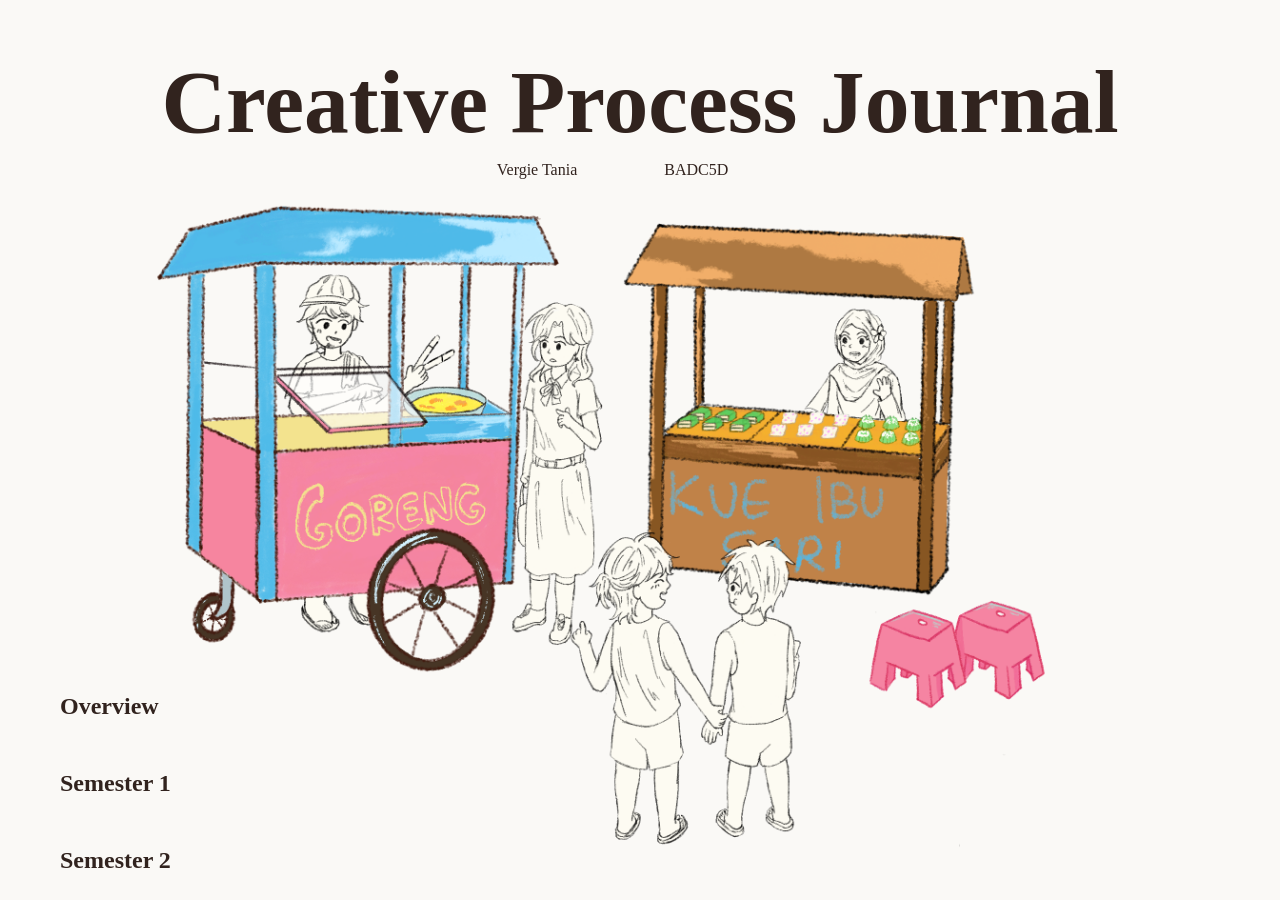
<file: index.html>
<!DOCTYPE html>
<html>
    <head>
        <title>Vergie Tania Creative Journal</title>
        <link href="css/style.css" rel="stylesheet">
    </head>

    <body>
        <header>

        </header>
        <main>
           <div class="title-block">
    <h1>Creative Process Journal</h1>
    <div class="box author-name">Vergie Tania</div>
    <div class="box class-name">BADC5D</div>
</div>
            <section class="drawing">
                <img src="people.png" width="800px">
            </section>

            <section class="container">
     <h2 class="toggle" data-target="overview-chat">Overview</h2>
   <div class="chat-box" id="overview-chat">
    <p>The project is called Rupa Rasa, where I will dive deeper into Indonesian traditional snacks.</p>
    <p>The name Rupa means appearance or form and Rasa means taste. Together, they mean form and taste.</p>
    <p>In this journal, I will explore and experiment with different outcomes to highlight that traditional snacks are the main star of the meal.</p>
</div>
       
     <h2 class="toggle" data-target="sem1-chat">Semester 1</h2>
     <div class="chat-box" id="sem1-chat">
    <a href="Week1.html">Week 1</a>
    <a href="Week2.html">Week 2</a>
    <a href="Week3.html">Week 3</a>
    <a href="Week4.html">Week 4</a>
    <a href="Week5.html">Week 5</a>
    <a href="Week6.html">Week 6</a>
    <a href="Week7.html">Week 7</a>
    <a href="Week8.html">Week 8</a>
    <a href="Week9&10.html">Week 9&10</a>
    <a href="Week11&12.html">Week 11&12</a>
    <a href="Week13&14.html">Week 13&14</a>
    <hr>
     </div>

     <h2 class="toggle" data-target="sem2-chat">Semester 2</h2>
     <div class="chat-box" id="sem2-chat">
         <p></p>
     </div>
  
</div>
</section>

            </main>
        
      <script>
    const toggles = document.querySelectorAll(".toggle");

    toggles.forEach((toggle) => {
        toggle.addEventListener("click", () => {
            const targetId = toggle.getAttribute("data-target");
            const chatBox = document.getElementById(targetId);
            const isOpen = chatBox.classList.contains("active");

            document.querySelectorAll(".chat-box").forEach(box => box.classList.remove("active"));
            toggles.forEach(t => t.classList.remove("active"));

            if (!isOpen) {
                chatBox.classList.add("active");
                toggle.classList.add("active");
            }
        });
    });
</script>

    </body>
</html>
</file>
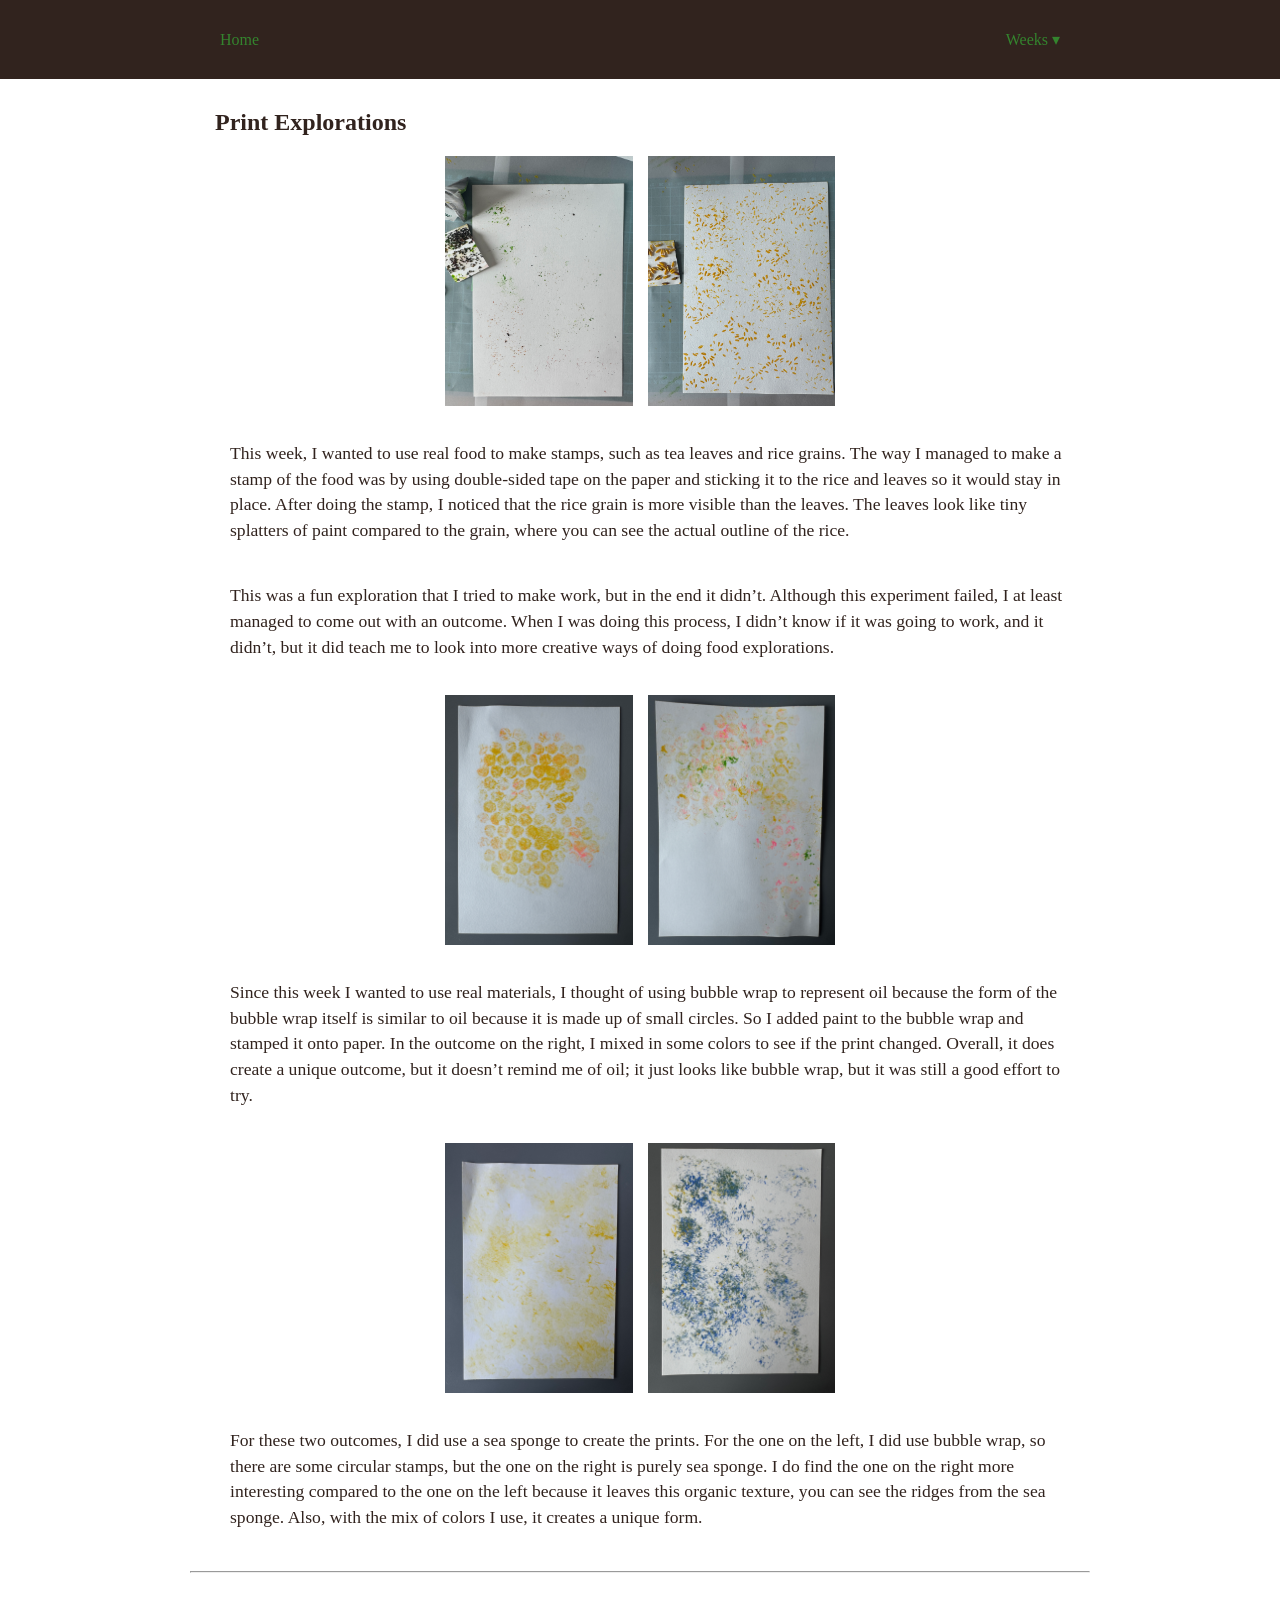
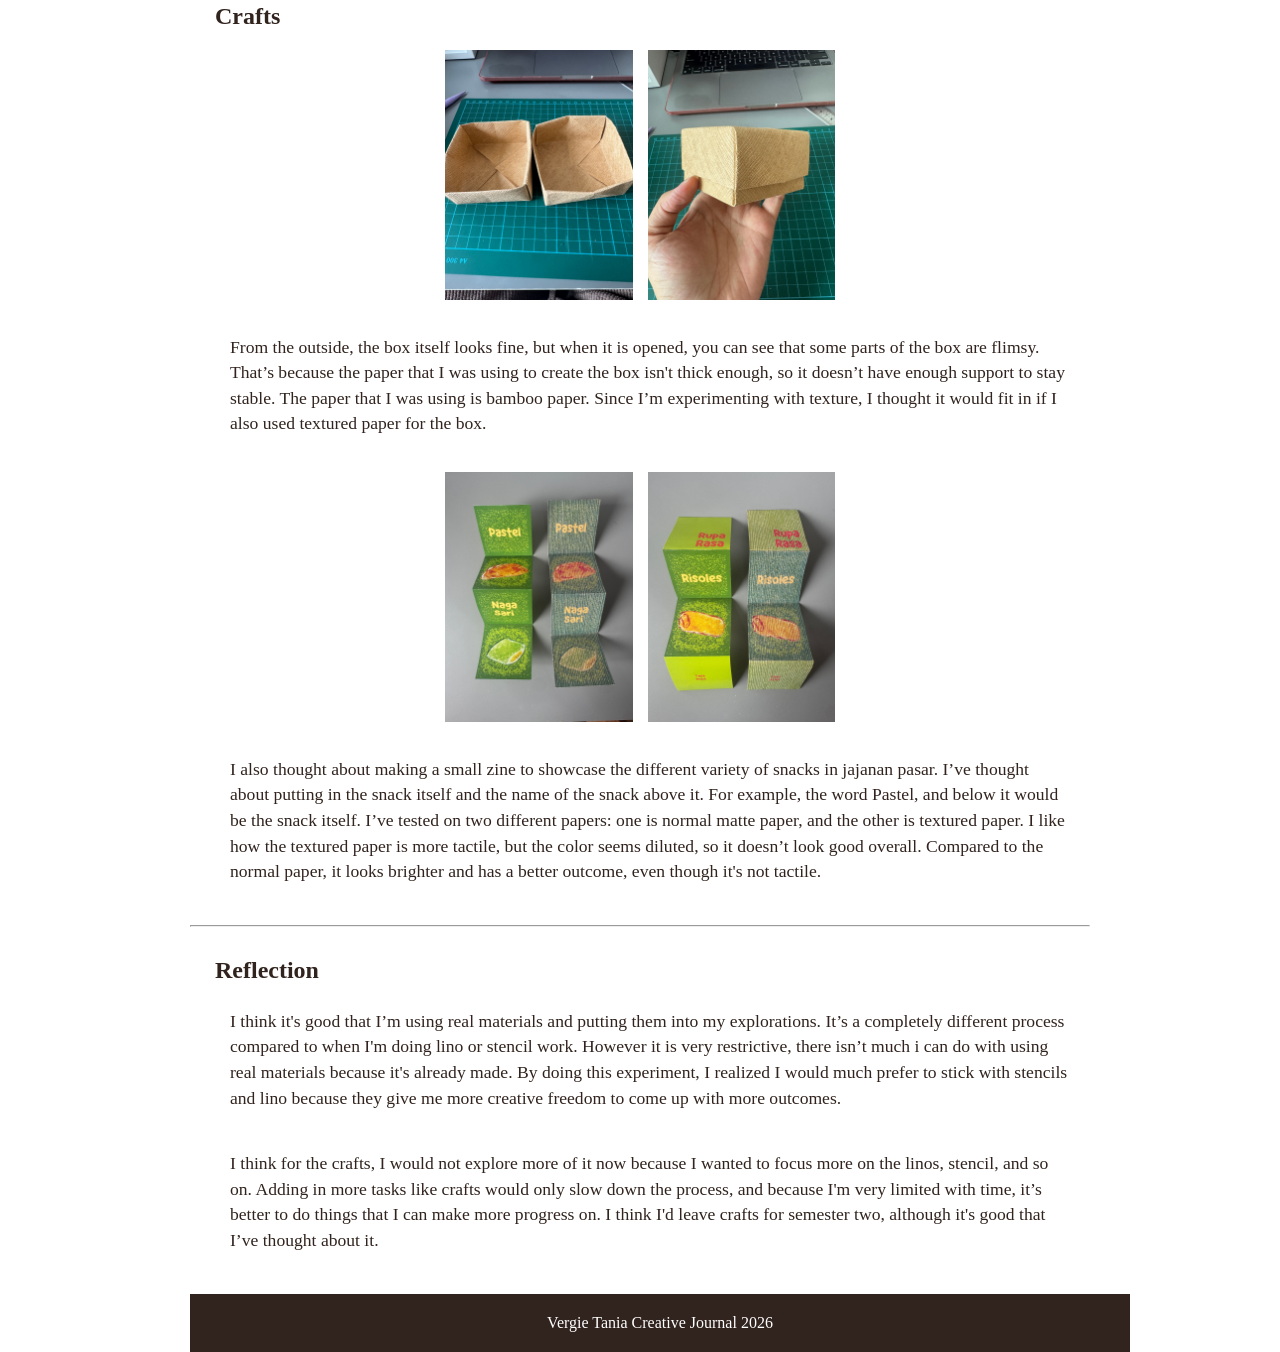
<file: Week10.html>
<!DOCTYPE html>
<html>
    <head>
        <title>Week 10</title>
        <style>
            *{
                padding: 0;
                margin: 0;
            }
            body{
             color: #31231E;
            }
            
            h2 {
                padding: 10px 10px 5px 5px;
            }
            .container {
                max-width: 900px;
                margin: auto;
            }
            .nav-right {
                display: flex;
                gap: 15px;
            }
            header {
                background-color: #31231E;
            }
            header nav {
                display: flex;
                justify-content: space-between;
                padding: 20px;
            }
            header nav a{
                padding: 10px;
                color: #34842e;
                text-decoration: none;
            }
            header nav a:hover{
                color: aqua;
            }
            section{
                padding: 20px;
            }

            main p{
                font-size: 1.1rem;
                line-height: 1.6rem;
                padding: 20px 0px 20px 20px;
            }
            
            footer{
                background-color: #31231E;
                display: flex;
                flex-direction: column;
                padding: 20px;
                justify-content: center;
                align-items: center;
                width: 100%;
            }
            footer p{
                color: white;
                padding: 0px 10px 0px 10px;
            }
            figure.img-row {
            align-items: flex-start;
             display: flex;
             flex-wrap: wrap;
               justify-content: center;
             gap: 15px;
              margin: 15px 0;
              
}
figure.img-row img{
    height: 250px;
    width: auto;
    max-width: 45%;
    object-fit: cover;
}
figure.img-row.large img {
    width: 48%;        /* two images fill the row side by side */
    height: auto;      /* keeps the photo's real proportions, no cropping */
    max-width: none;   /* removes the 45% cap */
}
        </style>
    </head>
      </head>
 <link href="css/header.css" rel="stylesheet">
    </head>
    <body>
   <header>
    <nav>
        <a href="index.html">Home</a>
        <div class="nav-right">
            <div class="dropdown">
                <button class="dropdown-btn">Weeks ▾</button>
                <div class="dropdown-menu">
                    <a href="Week1.html">Week 1</a>
                    <a href="Week2.html">Week 2</a>
                    <a href="Week3.html">Week 3</a>
                    <a href="Week4.html">Week 4</a>
                    <a href="Week5.html">Week 5</a>
                    <a href="Week6.html">Week 6</a>
                    <a href="Week7.html">Week 7</a>
                    <a href="Week8.html">Week 8</a>
                    <a href="Week9.html">Week 9</a>
                    <a href="Week10.html">Week 10</a>
                    <a href="Week11.html">Week 11</a>
                    <a href="Week12.html">Week 12</a>
                </div>
            </div>
        </div>
    </nav>
</header>
<div class="container">
    <main>
        <section>
            <h2>Print Explorations</h2>

    <figure class="img-row">
        <img src="IMG_1909.jpg" width="300">
        <img src="IMG_1920.jpg" width="300">
        </figure>
        <p>This week, I wanted to use real food to make stamps, such as tea leaves and rice grains. The way I managed to make a stamp of the food was by using double-sided tape on the paper and sticking it to the rice and leaves so it would stay in place. After doing the stamp, I noticed that the rice grain is more visible than the leaves. The leaves look like tiny splatters of paint compared to the grain, where you can see the actual outline of the rice. </p>    
        <p>This was a fun exploration that I tried to make work, but in the end it didn’t. Although this experiment failed, I at least managed to come out with an outcome. When I was doing this process, I didn’t know if it was going to work, and it didn’t, but it did teach me to look into more creative ways of doing food explorations.</p>
        
        <figure class="img-row">
        <img src="IMG_2296.JPG" width="300">
        <img src="IMG_2299.JPG" width="300">
        </figure>
        <p>Since this week I wanted to use real materials, I thought of using bubble wrap to represent oil because the form of the bubble wrap itself is similar to oil because it is made up of small circles. So I added paint to the bubble wrap and stamped it onto paper. In the outcome on the right, I mixed in some colors to see if the print changed. Overall, it does create a unique outcome, but it doesn’t remind me of oil; it just looks like bubble wrap, but it was still a good effort to try. </p>
         
        <figure class="img-row">
        <img src="IMG_2297.JPG" width="300">
        <img src="IMG_2298.JPG" width="300">
        </figure>
        <p>For these two outcomes, I did use a sea sponge to create the prints. For the one on the left, I did use bubble wrap, so there are some circular stamps, but the one on the right is purely sea sponge. I do find the one on the right more interesting compared to the one on the left because it leaves this organic texture, you can see the ridges from the sea sponge. Also, with the mix of colors I use, it creates a unique form. </p>

    </section>
        <hr>
            
        <section>
            <h2>Crafts</h2>
           
        <figure class="img-row">
        <img src="IMG_1897.JPG" width="300">
        <img src="IMG_1902.JPG" width="300">
        </figure>
        <p>From the outside, the box itself looks fine, but when it is opened, you can see that some parts of the box are flimsy. That’s because the paper that I was using to create the box isn't thick enough, so it doesn’t have enough support to stay stable. The paper that I was using is bamboo paper. Since I’m experimenting with texture, I thought it would fit in if I also used textured paper for the box.</p>

        <figure class="img-row">
        <img src="IMG_2019.JPG" width="300">
        <img src="IMG_2023.JPG" width="300">
        </figure>
        <p>I also thought about making a small zine to showcase the different variety of snacks in jajanan pasar. I’ve thought about putting in the snack itself and the name of the snack above it. For example, the word Pastel, and below it would be the snack itself. I’ve tested on two different papers: one is normal matte paper, and the other is textured paper. I like how the textured paper is more tactile, but the color seems diluted, so it doesn’t look good overall. Compared to the normal paper, it looks brighter and has a better outcome, even though it's not tactile.</p>
    </section>

    <hr>
    <section>
        <h2>Reflection</h2>
        <p>I think it's good that I’m using real materials and putting them into my explorations. It’s a completely different process compared to when I'm doing lino or stencil work. However it is very restrictive, there isn’t much i can do with using real materials because it's already made. By doing this experiment, I realized I would much prefer to stick with stencils and lino because they give me more creative freedom to come up with more outcomes.</p>
        <p>I think for the crafts, I would not explore more of it now because I wanted to focus more on the linos, stencil, and so on. Adding in more tasks like crafts would only slow down the process, and because I'm very limited with time, it’s better to do things that I can make more progress on. I think I'd leave crafts for semester two, although it's good that I’ve thought about it.</p>
    </section>
    </main>
            <footer>
                    <p>Vergie Tania Creative Journal 2026</p>
            </footer>
</div>
<script>
    const dropdownBtn = document.querySelector(".dropdown-btn");
    const dropdownMenu = document.querySelector(".dropdown-menu");

    dropdownBtn.addEventListener("click", (e) => {
        e.stopPropagation();
        dropdownMenu.classList.toggle("open");
    });

    document.addEventListener("click", () => {
        dropdownMenu.classList.remove("open");
    });
</script>
    </body>
</html>
</file>
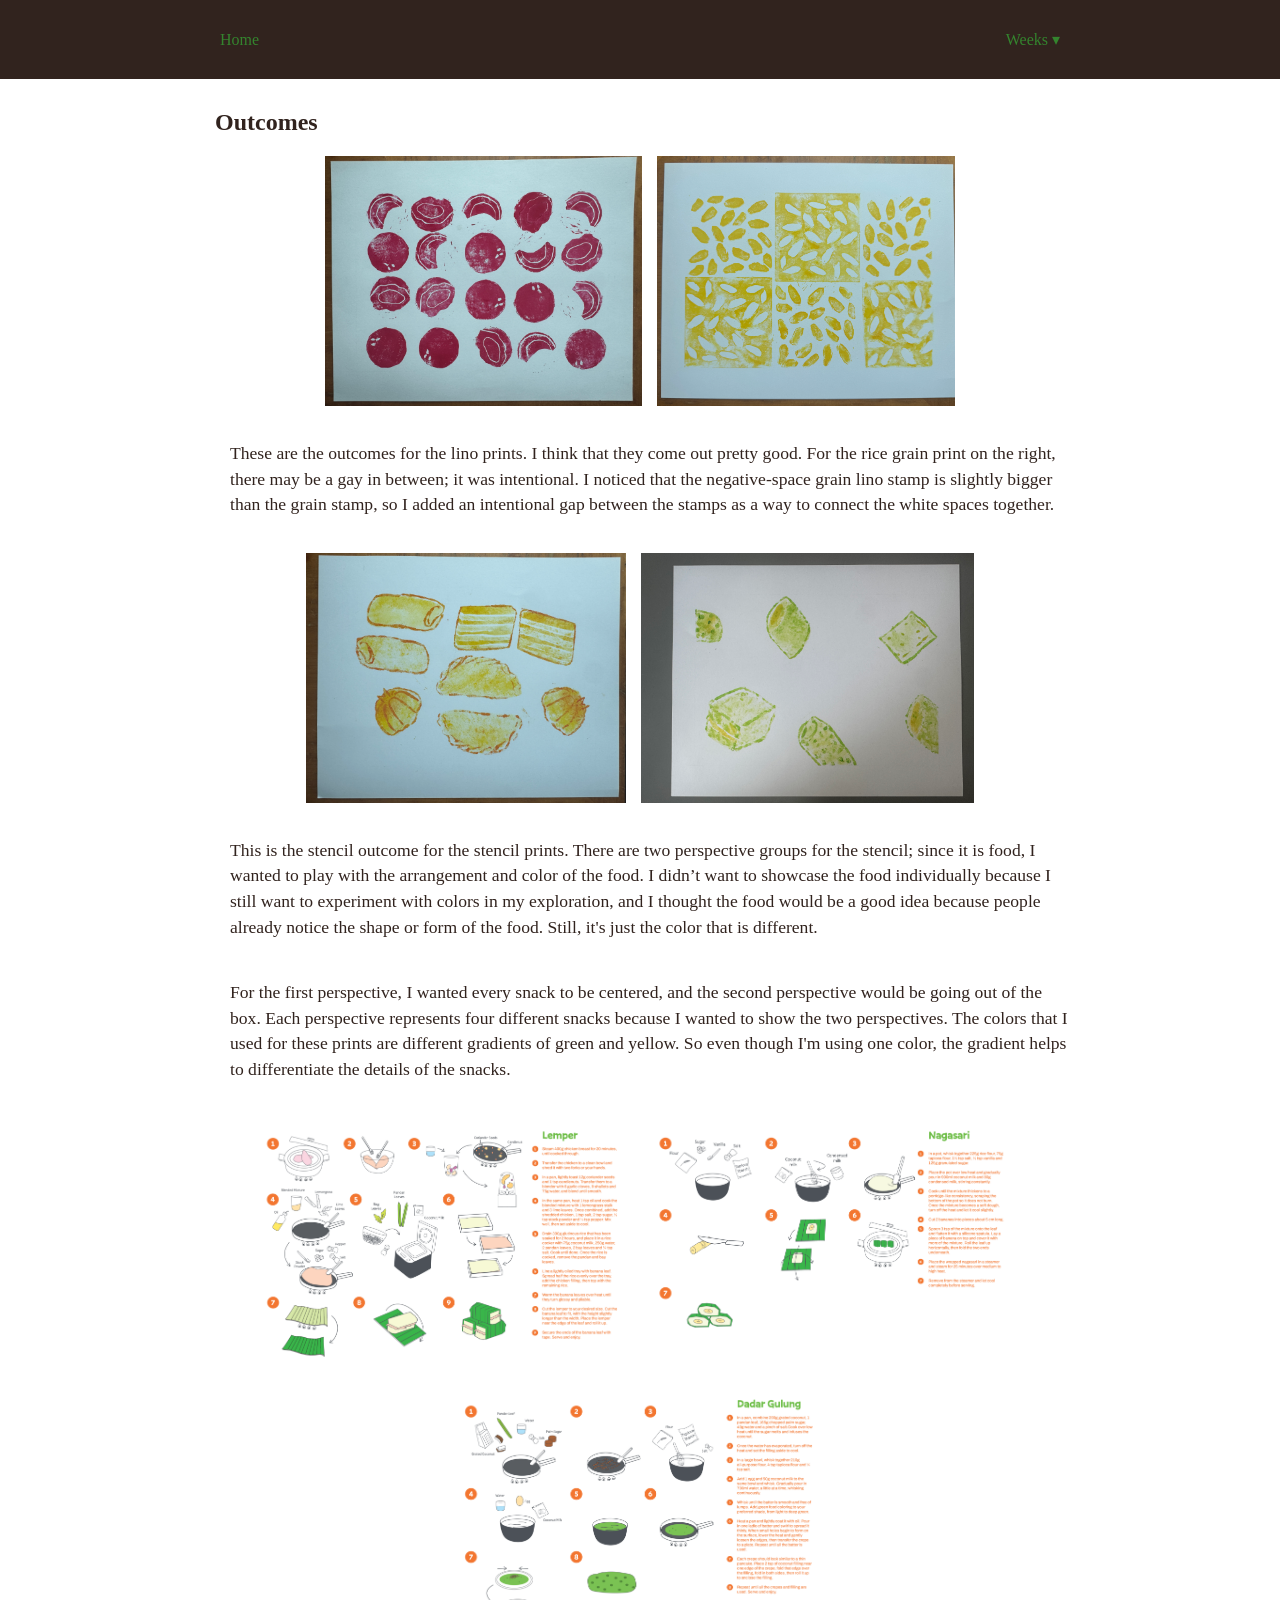
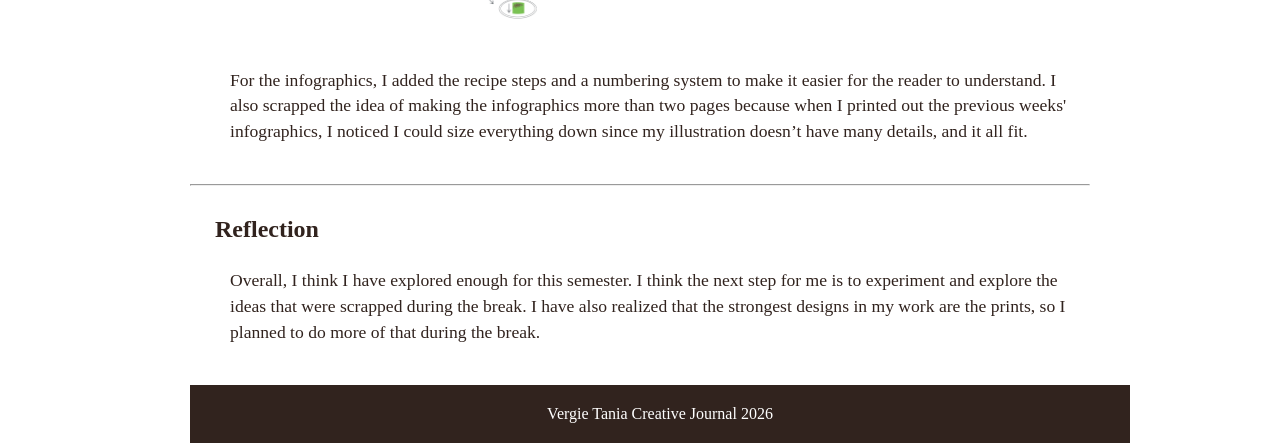
<file: Week13&14.html>
<!DOCTYPE html>
<html>
    <head>
        <title>Week 13&14</title>
        <style>
            *{
                padding: 0;
                margin: 0;
            }
            body{
             color: #31231E;
            }
            
            h2 {
                padding: 10px 10px 5px 5px;
            }
            .container {
                max-width: 900px;
                margin: auto;
            }
            .nav-right {
                display: flex;
                gap: 15px;
            }
            header {
                background-color: #31231E;
            }
            header nav {
                display: flex;
                justify-content: space-between;
                padding: 20px;
            }
            header nav a{
                padding: 10px;
                color: #34842e;
                text-decoration: none;
            }
            header nav a:hover{
                color: aqua;
            }
            section{
                padding: 20px;
            }

            main p{
                font-size: 1.1rem;
                line-height: 1.6rem;
                padding: 20px 0px 20px 20px;
            }
            
            footer{
                background-color: #31231E;
                display: flex;
                flex-direction: column;
                padding: 20px;
                justify-content: center;
                align-items: center;
                width: 100%;
            }
            footer p{
                color: white;
                padding: 0px 10px 0px 10px;
            }
            figure.img-row {
            align-items: flex-start;
             display: flex;
             flex-wrap: wrap;
               justify-content: center;
             gap: 15px;
              margin: 15px 0;
              
}
figure.img-row img{
    height: 250px;
    width: auto;
    max-width: 45%;
    object-fit: cover;
}
figure.img-row.large img {
    width: 48%;        /* two images fill the row side by side */
    height: auto;      /* keeps the photo's real proportions, no cropping */
    max-width: none;   /* removes the 45% cap */
}
        </style>
    </head>
      </head>
 <link href="css/header.css" rel="stylesheet">
    </head>
    <body>
   <header>
    <nav>
        <a href="index.html">Home</a>
        <div class="nav-right">
            <div class="dropdown">
                <button class="dropdown-btn">Weeks ▾</button>
                <div class="dropdown-menu">
                    <a href="Week1.html">Week 1</a>
                    <a href="Week2.html">Week 2</a>
                    <a href="Week3.html">Week 3</a>
                    <a href="Week4.html">Week 4</a>
                    <a href="Week5.html">Week 5</a>
                    <a href="Week6.html">Week 6</a>
                    <a href="Week7.html">Week 7</a>
                    <a href="Week8.html">Week 8</a>
                    <a href="Week9&10.html">Week 9&10</a>
                    <a href="Week11&12.html">Week 11&12</a>
                    <a href="Week13&14.html">Week 13&14</a>
                </div>
            </div>
        </div>
    </nav>
</header>
<div class="container">
    <main>
        <section>
            <h2>Outcomes</h2>

    <figure class="img-row">
        <img src="IMG_3003 2.jpg" width="300">
        <img src="IMG_3002 2.jpg" width="300">
        </figure>
        <p>These are the outcomes for the lino prints. I think that they come out pretty good. For the rice grain print on the right, there may be a gay in between; it was intentional. I noticed that the negative-space grain lino stamp is slightly bigger than the grain stamp, so I added an intentional gap between the stamps as a way to connect the white spaces together. </p>

            <figure class="img-row">
        <img src="IMG_2999 2.jpg" width="300">
        <img src="IMG_3011.JPG" width="300">
        </figure>
        <p>This is the stencil outcome for the stencil prints. There are two perspective groups for the stencil; since it is food, I wanted to play with the arrangement and color of the food. I didn’t want to showcase the food individually because I still want to experiment with colors in my exploration, and I thought the food would be a good idea because people already notice the shape or form of the food. Still, it's just the color that is different. </p>
        <p>For the first perspective, I wanted every snack to be centered, and the second perspective would be going out of the box. Each perspective represents four different snacks because I wanted to show the two perspectives. The colors that I used for these prints are different gradients of green and yellow. So even though I'm using one color, the gradient helps to differentiate the details of the snacks. </p>

            <figure class="img-row">
        <img src="Infographics-10 copy.png" width="300">
        <img src="Infographics.png" width="300">
        <img src="Infographics-12 copy.png" width="300">
        </figure>
        <p>For the infographics, I added the recipe steps and a numbering system to make it easier for the reader to understand. I also scrapped the idea of making the infographics more than two pages because when I printed out the previous weeks' infographics, I noticed I could size everything down since my illustration doesn’t have many details, and it all fit.</p>

    </section>

    <hr>
    <section>
        <h2>Reflection</h2>
        
        <p>Overall, I think I have explored enough for this semester. I think the next step for me is to experiment and explore the ideas that were scrapped during the break. I have also realized that the strongest designs in my work are the prints, so I planned to do more of that during the break.
</p>
    </section>
    </main>
            <footer>
                    <p>Vergie Tania Creative Journal 2026</p>
            </footer>
</div>
<script>
    const dropdownBtn = document.querySelector(".dropdown-btn");
    const dropdownMenu = document.querySelector(".dropdown-menu");

    dropdownBtn.addEventListener("click", (e) => {
        e.stopPropagation();
        dropdownMenu.classList.toggle("open");
    });

    document.addEventListener("click", () => {
        dropdownMenu.classList.remove("open");
    });
</script>
    </body>
</html>
</file>
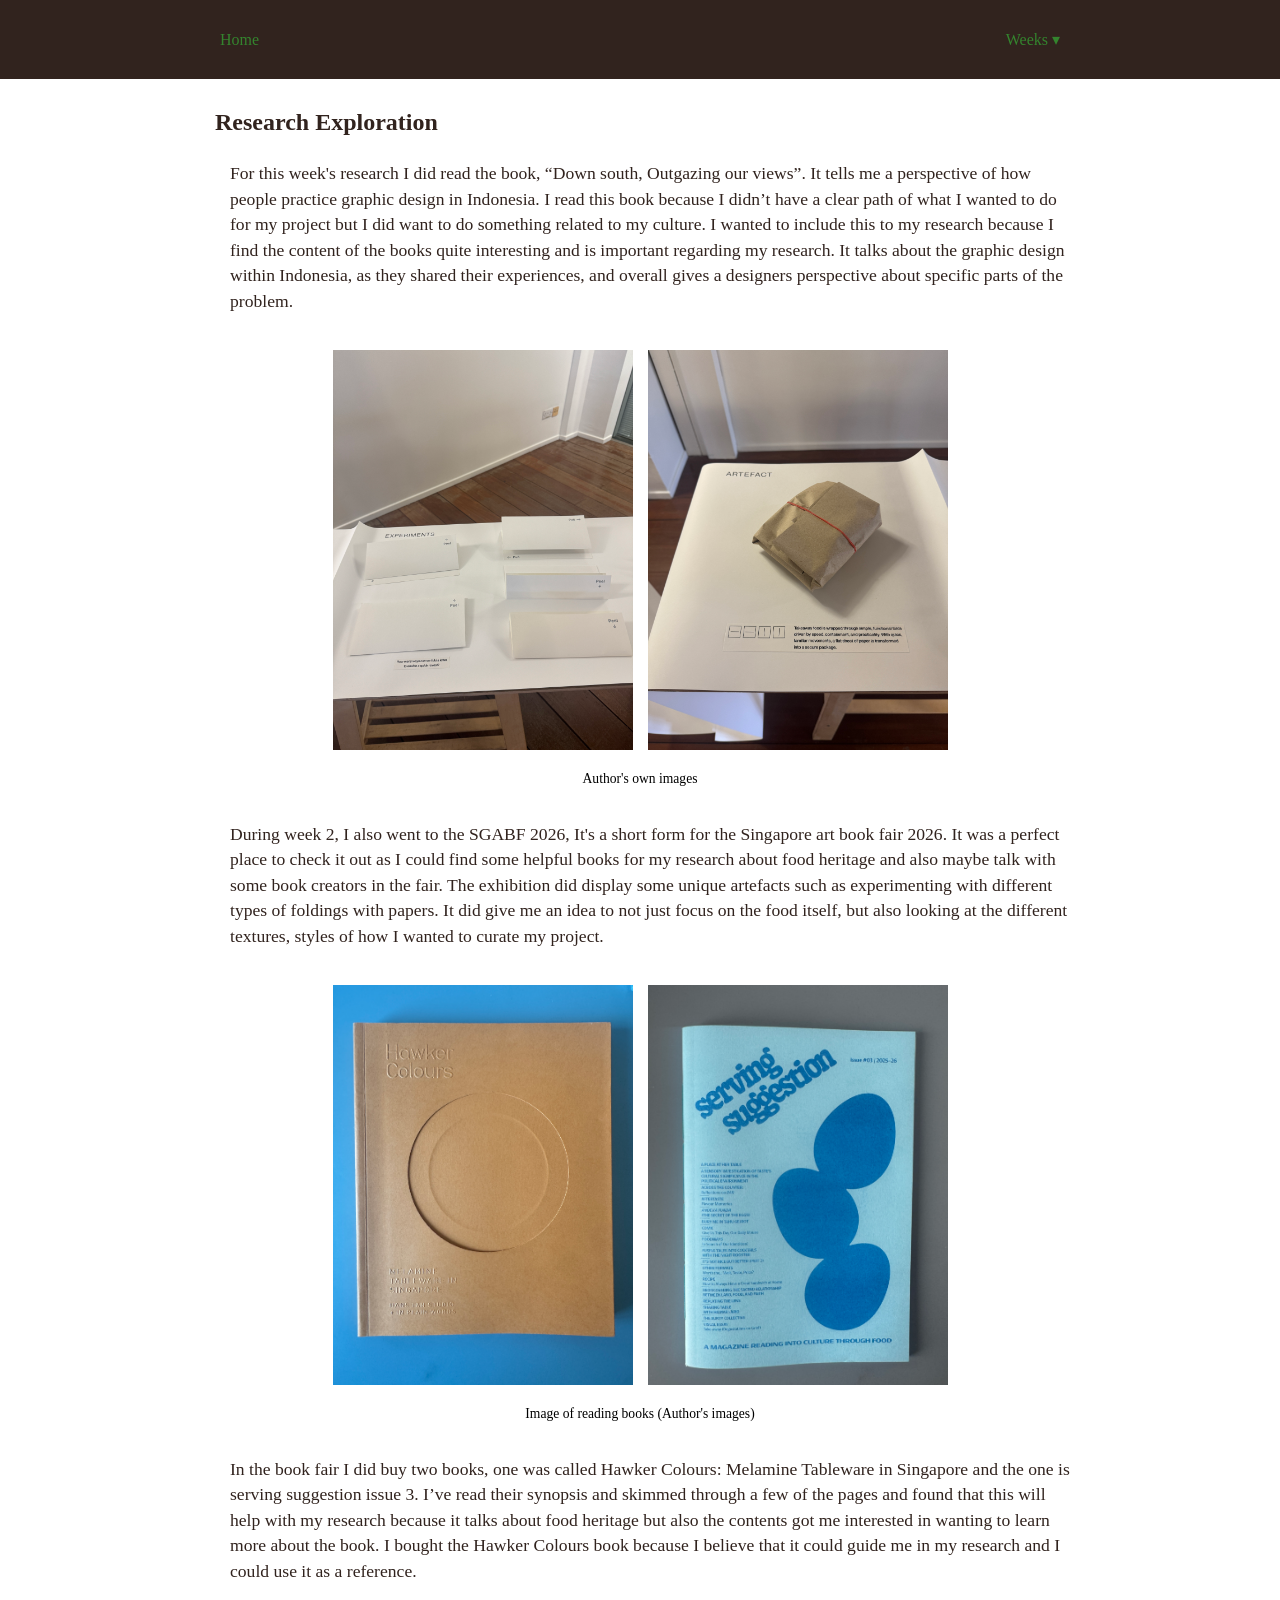
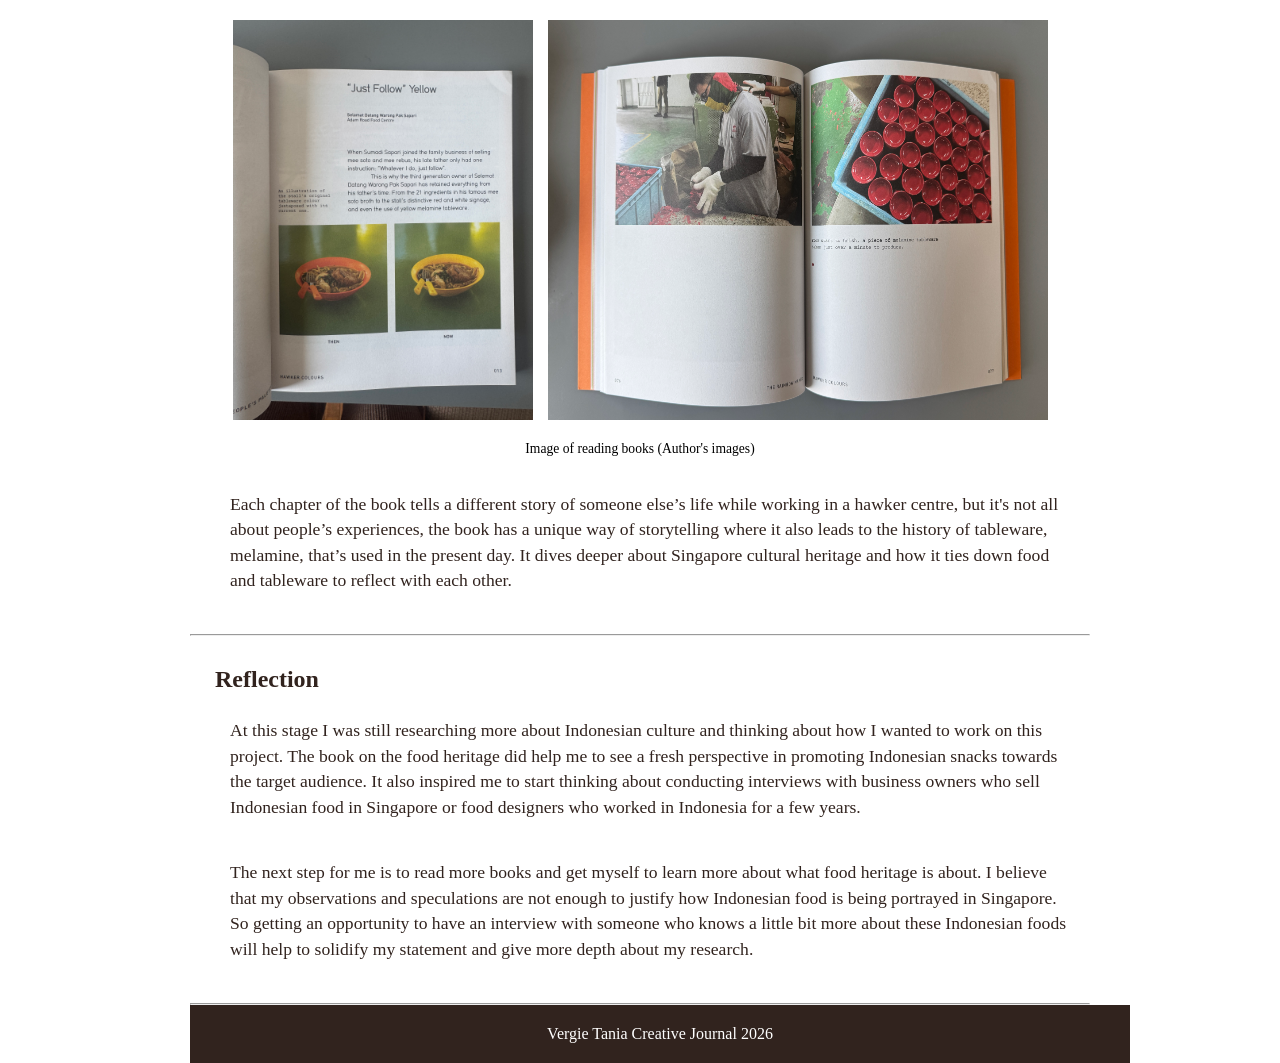
<file: Week2.html>
<!DOCTYPE html>
<html>
    <head>
        <title>Week 2</title>
        <style>
            *{
                padding: 0;
                margin: 0;
            }
            body{
             color: #31231E;
            }
            
            h2 {
                padding: 10px 10px 5px 5px;
            }
            .container {
                max-width: 900px;
                margin: auto;
            }
            .nav-right {
                display: flex;
                gap: 15px;
            }
            header {
                background-color: #31231E;
            }
            header nav {
                display: flex;
                justify-content: space-between;
                padding: 20px;
            }
            header nav a{
                padding: 10px;
                color: #34842e;
                text-decoration: none;
            }
            header nav a:hover{
                color: aqua;
            }
            section{
                padding: 20px;
            }

            main p{
                font-size: 1.1rem;
                line-height: 1.6rem;
                padding: 20px 0px 20px 20px;
            }
            
            footer{
                background-color: #31231E;
                display: flex;
                flex-direction: column;
                padding: 20px;
                justify-content: center;
                align-items: center;
                width: 100%;
            }
            footer p{
                color: white;
                padding: 0px 10px 0px 10px;
            }
            figure.img-row {
    display: flex;
    flex-wrap: wrap;
    justify-content: center;
    gap: 15px;
    margin: 15px 0;
}

figure.img-row figcaption {
    width: 100%;           /* forces caption onto its own line below both images */
    text-align: center;
    font-size: 0.85rem;
    color: black;
    margin-top: 6px;
}
        </style>
    </head>
 <link href="css/header.css" rel="stylesheet">
    </head>
    <body>
   <header>
    <nav>
        <a href="index.html">Home</a>
        <div class="nav-right">
            <div class="dropdown">
                <button class="dropdown-btn">Weeks ▾</button>
                <div class="dropdown-menu">
                    <a href="Week1.html">Week 1</a>
                    <a href="Week2.html">Week 2</a>
                    <a href="Week3.html">Week 3</a>
                    <a href="Week4.html">Week 4</a>
                    <a href="Week5.html">Week 5</a>
                    <a href="Week6.html">Week 6</a>
                    <a href="Week7.html">Week 7</a>
                    <a href="Week8.html">Week 8</a>
                    <a href="Week9&10.html">Week 9&10</a>
                    <a href="Week11&12.html">Week 11&12</a>
                    <a href="Week13&14.html">Week 13&14</a>
                </div>
            </div>
        </div>
    </nav>
</header>
<div class="container">
    <main>
        <section>
            <h2>Research Exploration</h2>
            <p>For this week's research I did read the book, “Down south, Outgazing our views”. It tells me a perspective of how people practice graphic design in Indonesia. I read this book because I didn’t have a clear path of what I wanted to do for my project but I did want to do something related to my culture. I wanted to include this to my research because I find the content of the books quite interesting and is important regarding my research. It talks about the graphic design within Indonesia, as they shared their experiences,  and overall gives a designers perspective about specific parts of the problem.
 </p>
 <figure class="img-row">
    <img src="IMG_0913.JPG" width="300">
    <img src="IMG_0914.JPG" width="300">
    <figcaption>Author's own images</figcaption>
</figure>
               
            <p>During week 2, I also went to the SGABF 2026, It's a short form for the Singapore art book fair 2026. It was a perfect place to check it out as I could find some helpful books for my research about food heritage and also maybe talk with some book creators in the fair. The exhibition did display some unique artefacts such as experimenting with different types of foldings with papers. It did give me an idea to not just focus on the food itself, but also looking at the different textures, styles of how I wanted to curate my project.</p>
             <figure class="img-row">
    <img src="IMG_1613.jpg" width="300">
    <img src="IMG_1626.jpg" width="300">
    <figcaption>Image of reading books (Author's images)</figcaption>
</figure>     
            <p>In the book fair I did buy two books, one was called Hawker Colours: Melamine Tableware in Singapore and the one is serving suggestion issue 3. I’ve read their synopsis and skimmed through a few of the pages and found that this will help with my research because it talks about food heritage but also the contents got me interested in wanting to learn more about the book. I bought the Hawker Colours book because I believe that it could guide me in my research and I could use it as a reference.</p>     
            <figure class="img-row">
    <img src="IMG_1616.jpg" width="300">
    <img src="IMG_1621.jpg" width="500">
    <figcaption>Image of reading books (Author's images)</figcaption>
</figure>     

            <p>Each chapter of the book tells a different story of someone else’s life while working in a hawker centre, but it's not all about people’s experiences, the book has a unique way of storytelling where it also leads to the history of tableware, melamine, that’s used in the present day. It dives deeper about Singapore cultural heritage and how it ties down food and tableware to reflect with each other.</p>
        </section>
        <hr>
         <section>
            <h2>Reflection</h2>
            <p>At this stage I was still researching more about Indonesian culture and thinking about how I wanted to work on this project. The book on the food heritage did help me to see a fresh perspective in promoting Indonesian snacks towards the target audience. It also inspired me to start thinking about conducting interviews with business owners who sell Indonesian food in Singapore or food designers who worked in Indonesia for a few years. </p>
            <p>The next step for me is to read more books and get myself to learn more about what food heritage is about. I believe that my observations and speculations are not enough to justify how Indonesian food is being portrayed in Singapore. So getting an opportunity to have an interview with someone who knows a little bit more about these Indonesian foods will help to solidify my statement and give more depth about my research.</p>
        </section>
        <hr>
    </main>
            <footer>
                    <p>Vergie Tania Creative Journal 2026</p>
            </footer>
</div>
<script>
    const dropdownBtn = document.querySelector(".dropdown-btn");
    const dropdownMenu = document.querySelector(".dropdown-menu");

    dropdownBtn.addEventListener("click", (e) => {
        e.stopPropagation();
        dropdownMenu.classList.toggle("open");
    });

    document.addEventListener("click", () => {
        dropdownMenu.classList.remove("open");
    });
</script>
    </body>
</html>
</file>
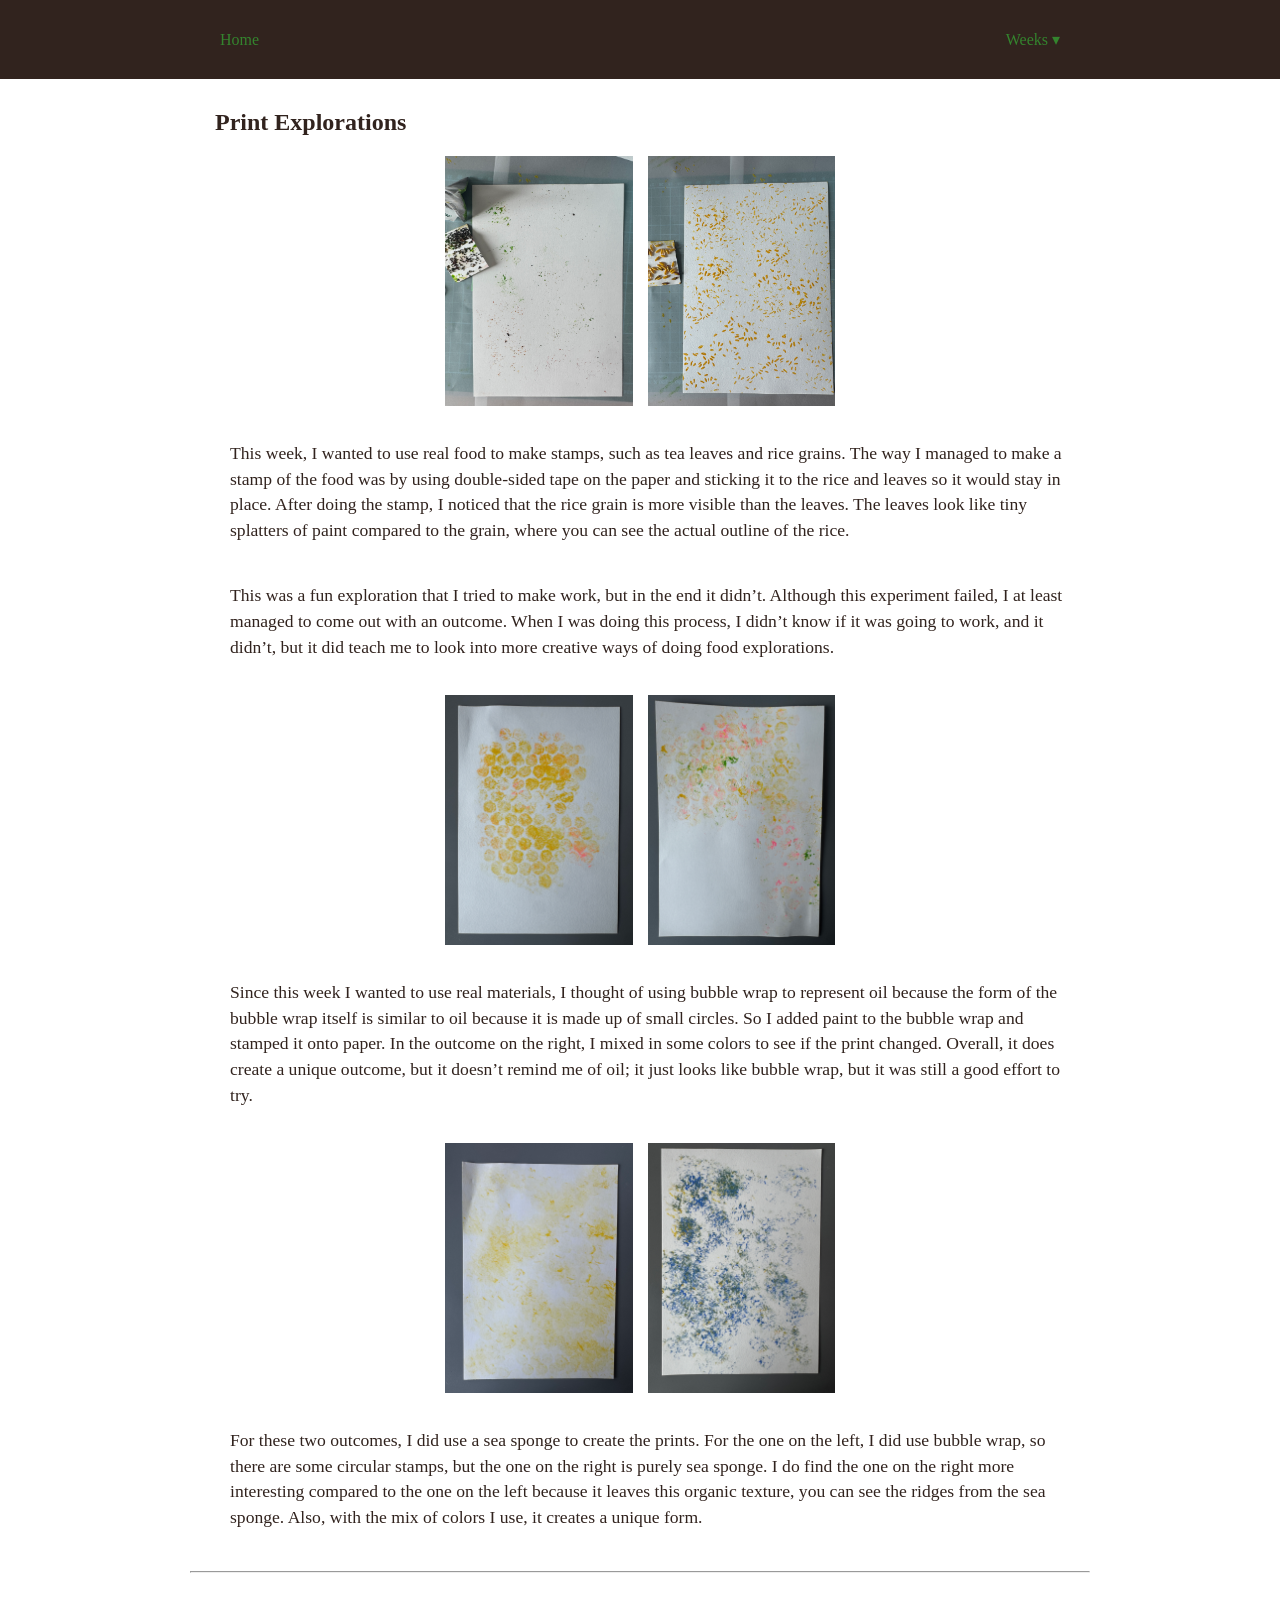
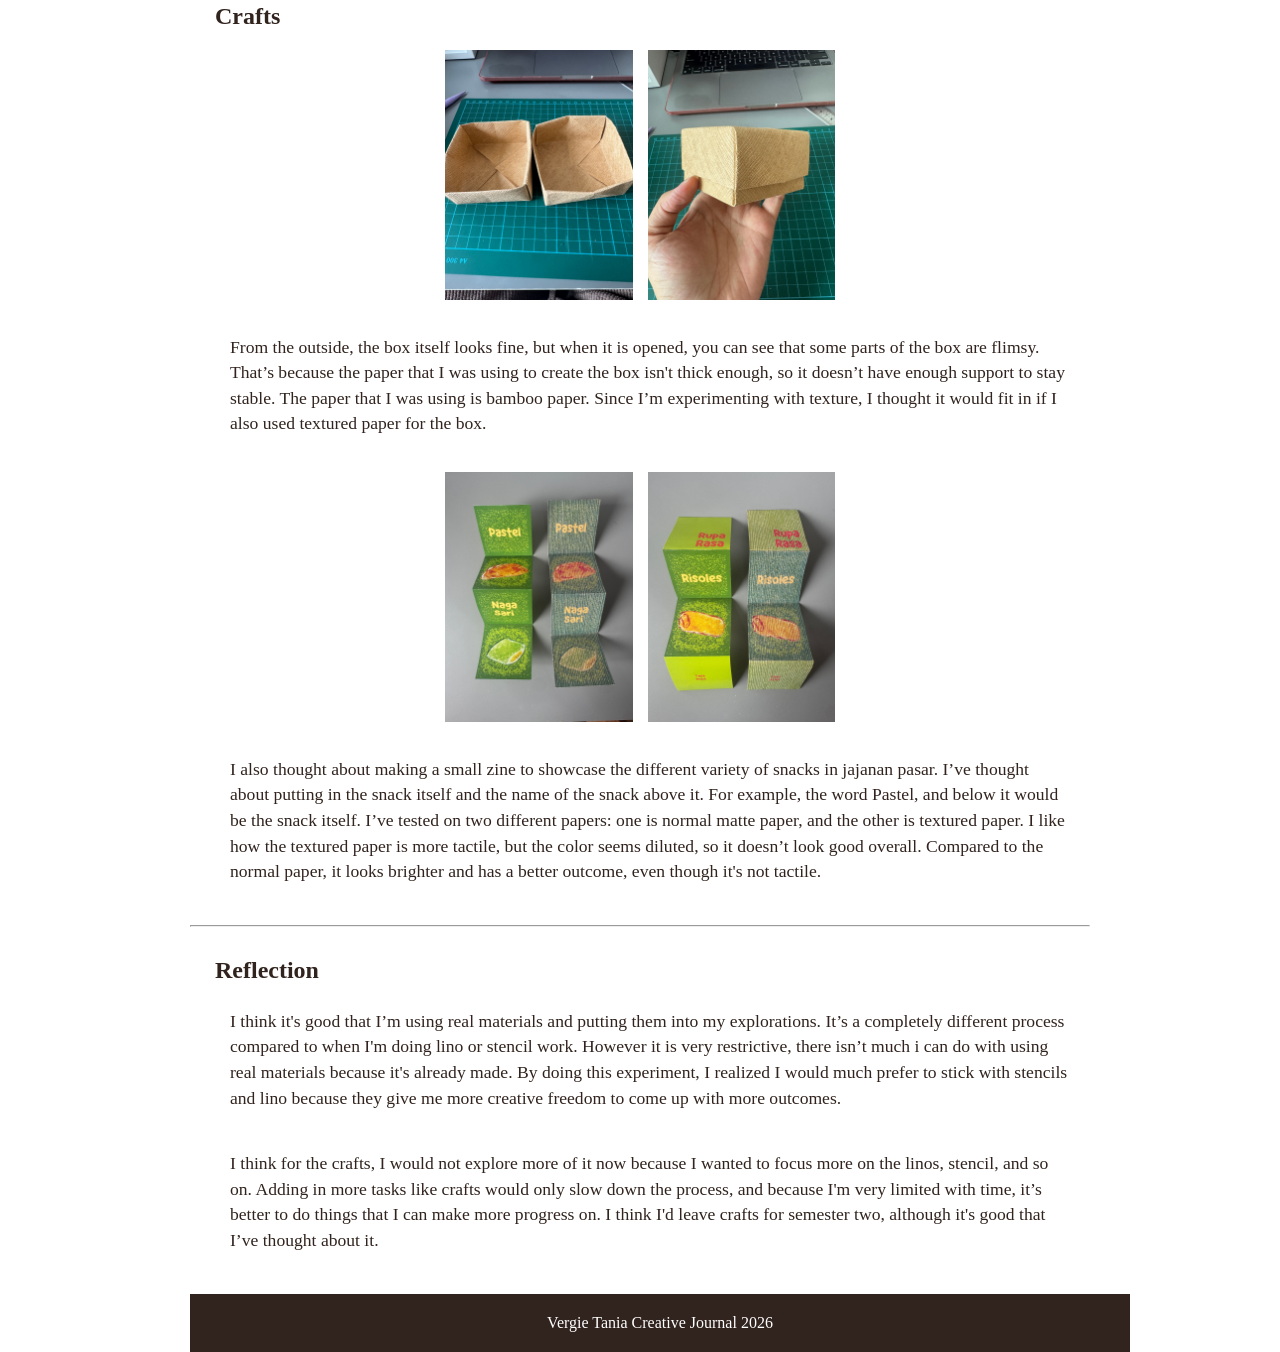
<file: Week8.html>
<!DOCTYPE html>
<html>
    <head>
        <title>Week 8</title>
        <style>
            *{
                padding: 0;
                margin: 0;
            }
            body{
             color: #31231E;
            }
            
            h2 {
                padding: 10px 10px 5px 5px;
            }
            .container {
                max-width: 900px;
                margin: auto;
            }
            .nav-right {
                display: flex;
                gap: 15px;
            }
            header {
                background-color: #31231E;
            }
            header nav {
                display: flex;
                justify-content: space-between;
                padding: 20px;
            }
            header nav a{
                padding: 10px;
                color: #34842e;
                text-decoration: none;
            }
            header nav a:hover{
                color: aqua;
            }
            section{
                padding: 20px;
            }

            main p{
                font-size: 1.1rem;
                line-height: 1.6rem;
                padding: 20px 0px 20px 20px;
            }
            
            footer{
                background-color: #31231E;
                display: flex;
                flex-direction: column;
                padding: 20px;
                justify-content: center;
                align-items: center;
                width: 100%;
            }
            footer p{
                color: white;
                padding: 0px 10px 0px 10px;
            }
            figure.img-row {
            align-items: flex-start;
             display: flex;
             flex-wrap: wrap;
               justify-content: center;
             gap: 15px;
              margin: 15px 0;
              
}
figure.img-row img{
    height: 250px;
    width: auto;
    max-width: 45%;
    object-fit: cover;
}
figure.img-row.large img {
    width: 48%;        /* two images fill the row side by side */
    height: auto;      /* keeps the photo's real proportions, no cropping */
    max-width: none;   /* removes the 45% cap */
}
        </style>
    </head>
      </head>
 <link href="css/header.css" rel="stylesheet">
    </head>
    <body>
   <header>
    <nav>
        <a href="index.html">Home</a>
        <div class="nav-right">
            <div class="dropdown">
                <button class="dropdown-btn">Weeks ▾</button>
                <div class="dropdown-menu">
                    <a href="Week1.html">Week 1</a>
                    <a href="Week2.html">Week 2</a>
                    <a href="Week3.html">Week 3</a>
                    <a href="Week4.html">Week 4</a>
                    <a href="Week5.html">Week 5</a>
                    <a href="Week6.html">Week 6</a>
                    <a href="Week7.html">Week 7</a>
                    <a href="Week8.html">Week 8</a>
                    <a href="Week9&10.html">Week 9&10</a>
                    <a href="Week11&12.html">Week 11&12</a>
                    <a href="Week13&14.html">Week 13&14</a>
                </div>
            </div>
        </div>
    </nav>
</header>
<div class="container">
    <main>
        <section>
            <h2>Print Explorations</h2>

    <figure class="img-row">
        <img src="IMG_1909.jpg" width="300">
        <img src="IMG_1920.jpg" width="300">
        </figure>
        <p>This week, I wanted to use real food to make stamps, such as tea leaves and rice grains. The way I managed to make a stamp of the food was by using double-sided tape on the paper and sticking it to the rice and leaves so it would stay in place. After doing the stamp, I noticed that the rice grain is more visible than the leaves. The leaves look like tiny splatters of paint compared to the grain, where you can see the actual outline of the rice. </p>    
        <p>This was a fun exploration that I tried to make work, but in the end it didn’t. Although this experiment failed, I at least managed to come out with an outcome. When I was doing this process, I didn’t know if it was going to work, and it didn’t, but it did teach me to look into more creative ways of doing food explorations.</p>
        
        <figure class="img-row">
        <img src="IMG_2296.JPG" width="300">
        <img src="IMG_2299.JPG" width="300">
        </figure>
        <p>Since this week I wanted to use real materials, I thought of using bubble wrap to represent oil because the form of the bubble wrap itself is similar to oil because it is made up of small circles. So I added paint to the bubble wrap and stamped it onto paper. In the outcome on the right, I mixed in some colors to see if the print changed. Overall, it does create a unique outcome, but it doesn’t remind me of oil; it just looks like bubble wrap, but it was still a good effort to try. </p>
         
        <figure class="img-row">
        <img src="IMG_2297.JPG" width="300">
        <img src="IMG_2298.JPG" width="300">
        </figure>
        <p>For these two outcomes, I did use a sea sponge to create the prints. For the one on the left, I did use bubble wrap, so there are some circular stamps, but the one on the right is purely sea sponge. I do find the one on the right more interesting compared to the one on the left because it leaves this organic texture, you can see the ridges from the sea sponge. Also, with the mix of colors I use, it creates a unique form. </p>

    </section>
        <hr>
            
        <section>
            <h2>Crafts</h2>
           
        <figure class="img-row">
        <img src="IMG_1897.JPG" width="300">
        <img src="IMG_1902.JPG" width="300">
        </figure>
        <p>From the outside, the box itself looks fine, but when it is opened, you can see that some parts of the box are flimsy. That’s because the paper that I was using to create the box isn't thick enough, so it doesn’t have enough support to stay stable. The paper that I was using is bamboo paper. Since I’m experimenting with texture, I thought it would fit in if I also used textured paper for the box.</p>

        <figure class="img-row">
        <img src="IMG_2019.JPG" width="300">
        <img src="IMG_2023.JPG" width="300">
        </figure>
        <p>I also thought about making a small zine to showcase the different variety of snacks in jajanan pasar. I’ve thought about putting in the snack itself and the name of the snack above it. For example, the word Pastel, and below it would be the snack itself. I’ve tested on two different papers: one is normal matte paper, and the other is textured paper. I like how the textured paper is more tactile, but the color seems diluted, so it doesn’t look good overall. Compared to the normal paper, it looks brighter and has a better outcome, even though it's not tactile.</p>
    </section>

    <hr>
    <section>
        <h2>Reflection</h2>
        <p>I think it's good that I’m using real materials and putting them into my explorations. It’s a completely different process compared to when I'm doing lino or stencil work. However it is very restrictive, there isn’t much i can do with using real materials because it's already made. By doing this experiment, I realized I would much prefer to stick with stencils and lino because they give me more creative freedom to come up with more outcomes.</p>
        <p>I think for the crafts, I would not explore more of it now because I wanted to focus more on the linos, stencil, and so on. Adding in more tasks like crafts would only slow down the process, and because I'm very limited with time, it’s better to do things that I can make more progress on. I think I'd leave crafts for semester two, although it's good that I’ve thought about it.</p>
    </section>
    </main>
            <footer>
                    <p>Vergie Tania Creative Journal 2026</p>
            </footer>
</div>
<script>
    const dropdownBtn = document.querySelector(".dropdown-btn");
    const dropdownMenu = document.querySelector(".dropdown-menu");

    dropdownBtn.addEventListener("click", (e) => {
        e.stopPropagation();
        dropdownMenu.classList.toggle("open");
    });

    document.addEventListener("click", () => {
        dropdownMenu.classList.remove("open");
    });
</script>
    </body>
</html>
</file>
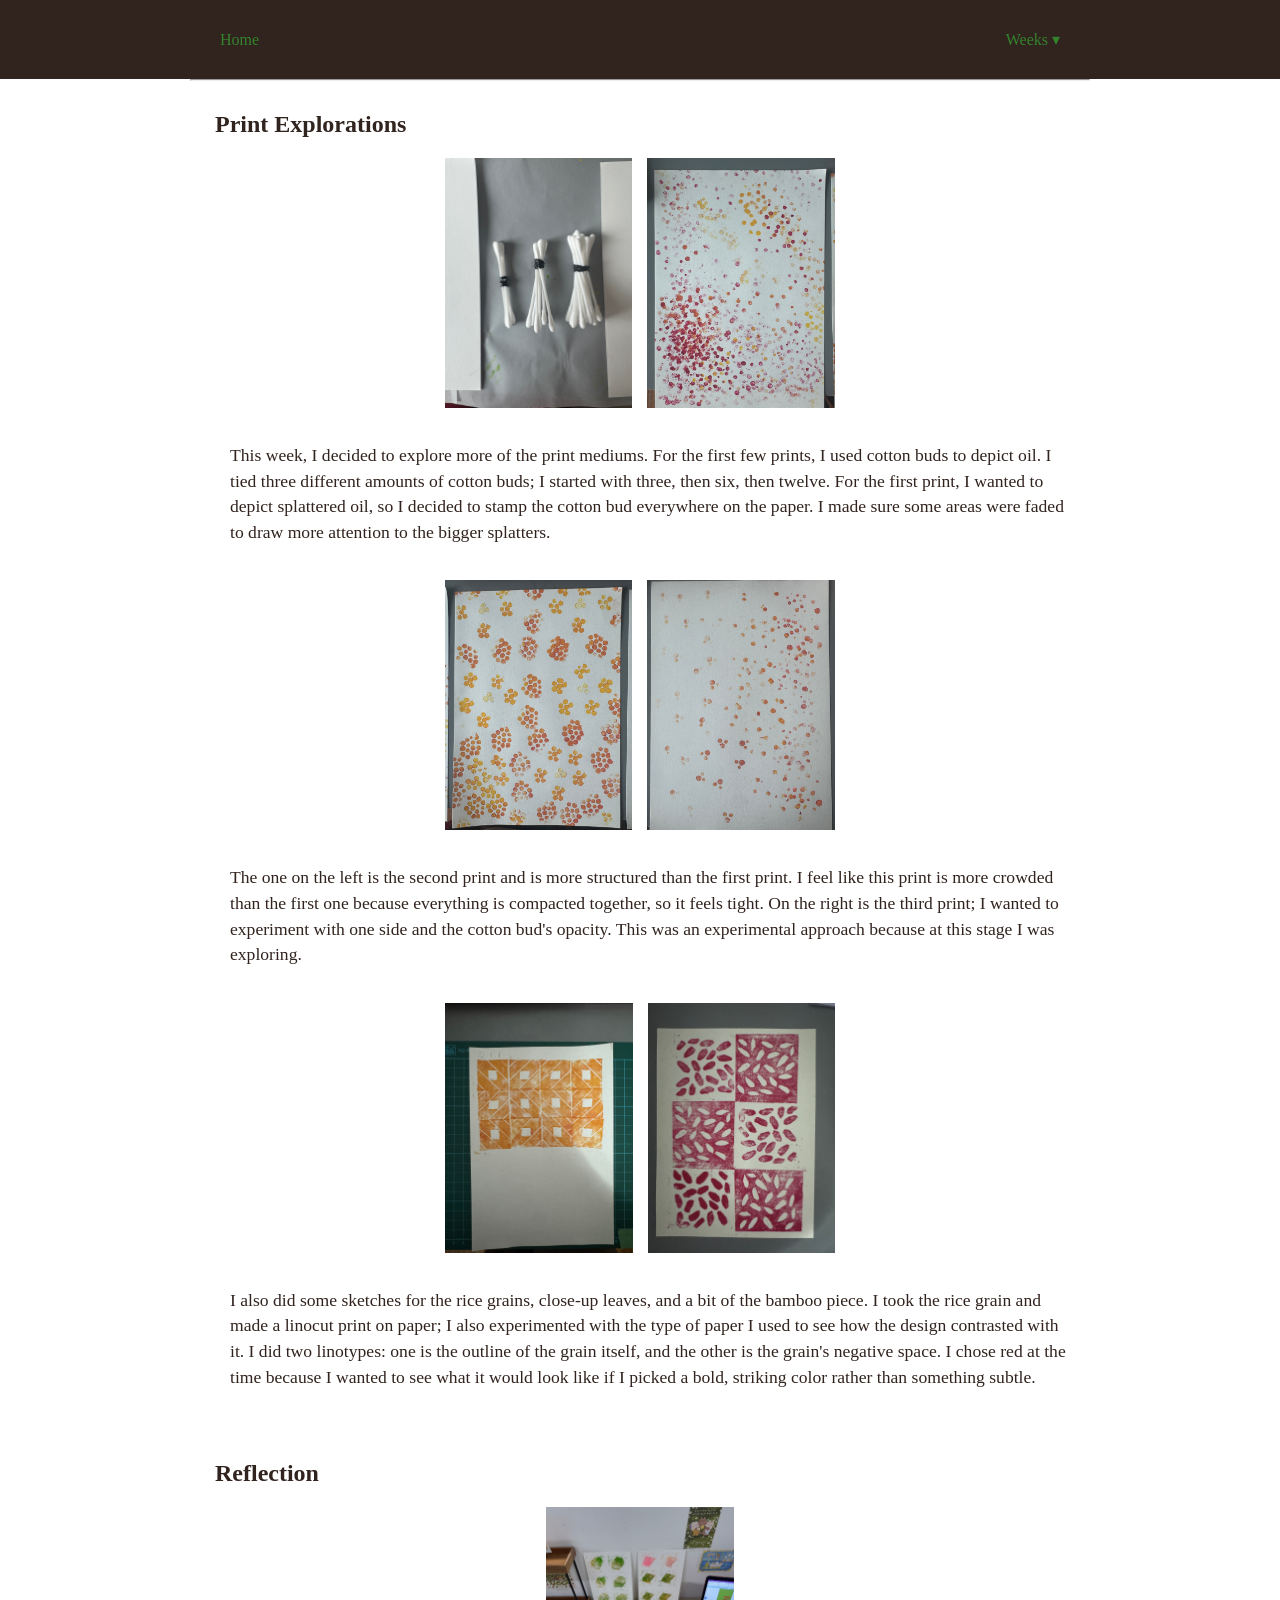
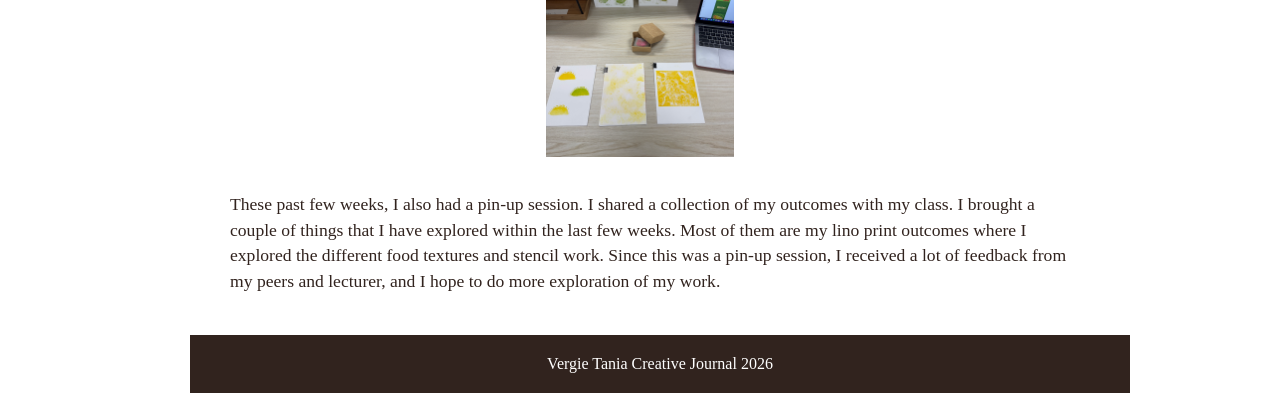
<file: Week9&10.html>
<!DOCTYPE html>
<html>
    <head>
        <title>Week 9&10</title>
        <style>
            *{
                padding: 0;
                margin: 0;
            }
            body{
             color: #31231E;
            }
            
            h2 {
                padding: 10px 10px 5px 5px;
            }
            .container {
                max-width: 900px;
                margin: auto;
            }
            .nav-right {
                display: flex;
                gap: 15px;
            }
            header {
                background-color: #31231E;
            }
            header nav {
                display: flex;
                justify-content: space-between;
                padding: 20px;
            }
            header nav a{
                padding: 10px;
                color: #34842e;
                text-decoration: none;
            }
            header nav a:hover{
                color: aqua;
            }
            section{
                padding: 20px;
            }

            main p{
                font-size: 1.1rem;
                line-height: 1.6rem;
                padding: 20px 0px 20px 20px;
            }
            
            footer{
                background-color: #31231E;
                display: flex;
                flex-direction: column;
                padding: 20px;
                justify-content: center;
                align-items: center;
                width: 100%;
            }
            footer p{
                color: white;
                padding: 0px 10px 0px 10px;
            }
            figure.img-row {
            align-items: flex-start;
             display: flex;
             flex-wrap: wrap;
               justify-content: center;
             gap: 15px;
              margin: 15px 0;
              
}
figure.img-row img{
    height: 250px;
    width: auto;
    max-width: 45%;
    object-fit: cover;
}
figure.img-row.large img {
    width: 48%;        /* two images fill the row side by side */
    height: auto;      /* keeps the photo's real proportions, no cropping */
    max-width: none;   /* removes the 45% cap */
}
        </style>
    </head>
      </head>
 <link href="css/header.css" rel="stylesheet">
    </head>
    <body>
   <header>
    <nav>
        <a href="index.html">Home</a>
        <div class="nav-right">
            <div class="dropdown">
                <button class="dropdown-btn">Weeks ▾</button>
                <div class="dropdown-menu">
                    <a href="Week1.html">Week 1</a>
                    <a href="Week2.html">Week 2</a>
                    <a href="Week3.html">Week 3</a>
                    <a href="Week4.html">Week 4</a>
                    <a href="Week5.html">Week 5</a>
                    <a href="Week6.html">Week 6</a>
                    <a href="Week7.html">Week 7</a>
                    <a href="Week8.html">Week 8</a>
                    <a href="Week9&10.html">Week 9&10</a>
                    <a href="Week11&12.html">Week 11&12</a>
                    <a href="Week13&14.html">Week 13&14</a>
                </div>
            </div>
        </div>
    </nav>
</header>
<div class="container">
    <main>

    <hr>
    <section>
        <h2>Print Explorations</h2>
                <figure class="img-row">
        <img src="IMG_2062.JPG" width="300">
        <img src="IMG_2076.jpg" width="300">
        </figure>
        <p>This week, I decided to explore more of the print mediums. For the first few prints, I used cotton buds to depict oil. I tied three different amounts of cotton buds; I started with three, then six, then twelve. For the first print, I wanted to depict splattered oil, so I decided to stamp the cotton bud everywhere on the paper. I made sure some areas were faded to draw more attention to the bigger splatters. </p>

                <figure class="img-row">
        <img src="IMG_2077 2.jpg" width="300">
        <img src="IMG_2078 2.jpg" width="300">
        </figure>
        <p>The one on the left is the second print and is more structured than the first print. I feel like this print is more crowded than the first one because everything is compacted together, so it feels tight. On the right is the third print; I wanted to experiment with one side and the cotton bud's opacity. This was an experimental approach because at this stage I was exploring.</p>
        <figure class="img-row">
        <img src="IMG_3009.JPG" width="300">
        <img src="IMG_2702.JPG" width="300">
        </figure>
        <p>I also did some sketches for the rice grains, close-up leaves, and a bit of the bamboo piece. I took the rice grain and made a linocut print on paper; I also experimented with the type of paper I used to see how the design contrasted with it. I did two linotypes: one is the outline of the grain itself, and the other is the grain's negative space. I chose red at the time because I wanted to see what it would look like if I picked a bold, striking color rather than something subtle. </p>
   
    </section>

            <section>
            <h2>Reflection</h2>

    <figure class="img-row">
        <img src="IMG_1951.JPG" width="300">
        </figure>
        <p>These past few weeks, I also had a pin-up session. I shared a collection of my outcomes with my class. I brought a couple of things that I have explored within the last few weeks. Most of them are my lino print outcomes where I explored the different food textures and stencil work. Since this was a pin-up session, I received a lot of feedback from my peers and lecturer, and I hope to do more exploration of my work.</p>

    </section>
    </main>
            <footer>
                    <p>Vergie Tania Creative Journal 2026</p>
            </footer>
</div>
<script>
    const dropdownBtn = document.querySelector(".dropdown-btn");
    const dropdownMenu = document.querySelector(".dropdown-menu");

    dropdownBtn.addEventListener("click", (e) => {
        e.stopPropagation();
        dropdownMenu.classList.toggle("open");
    });

    document.addEventListener("click", () => {
        dropdownMenu.classList.remove("open");
    });
</script>
    </body>
</html>
</file>
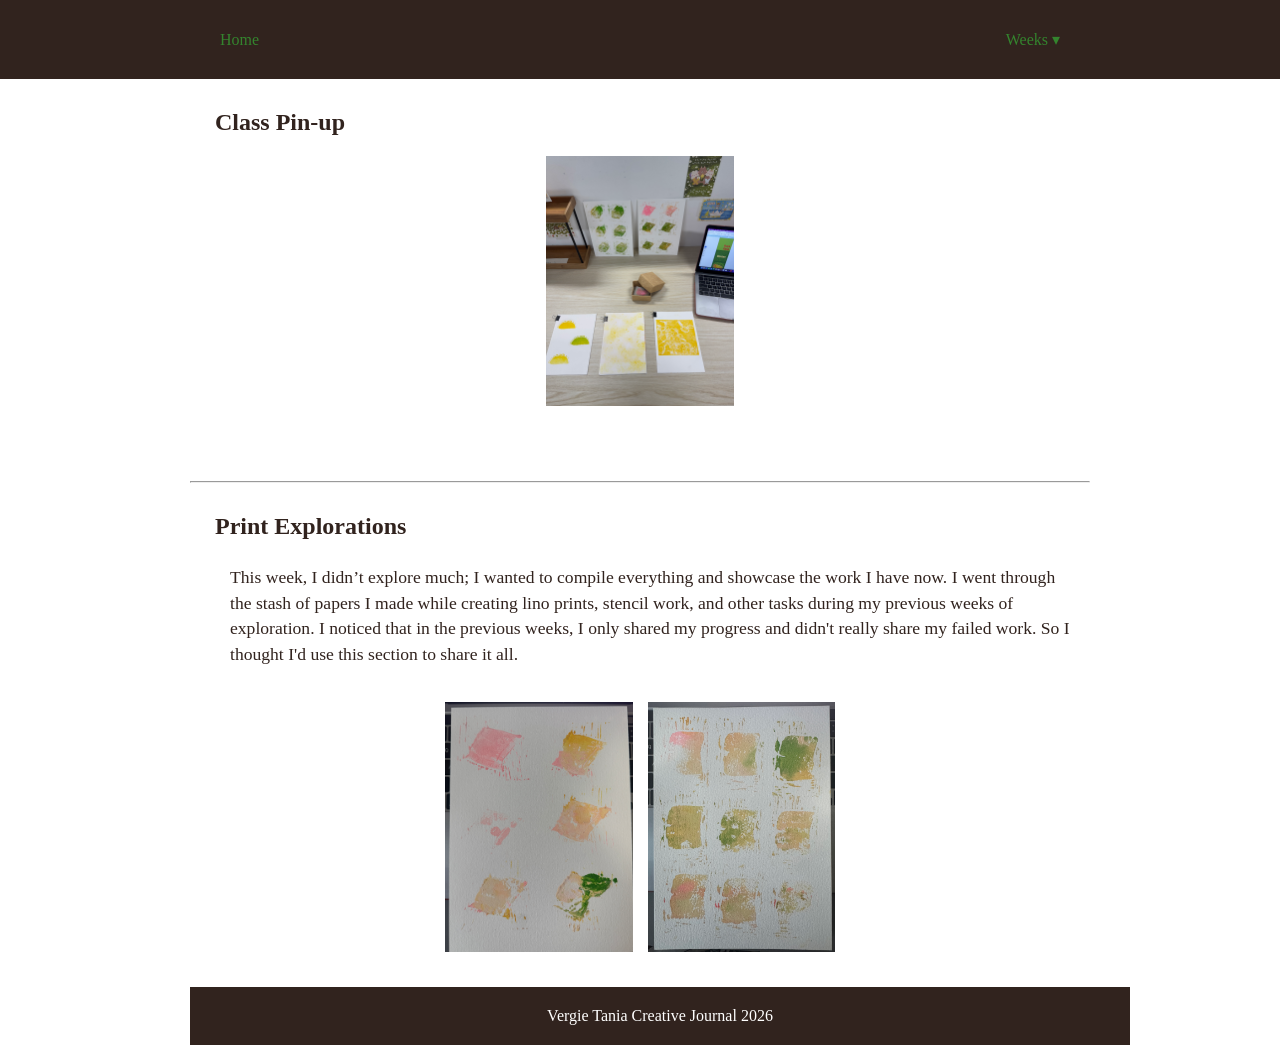
<file: Week9.html>
<!DOCTYPE html>
<html>
    <head>
        <title>Week 9</title>
        <style>
            *{
                padding: 0;
                margin: 0;
            }
            body{
             color: #31231E;
            }
            
            h2 {
                padding: 10px 10px 5px 5px;
            }
            .container {
                max-width: 900px;
                margin: auto;
            }
            .nav-right {
                display: flex;
                gap: 15px;
            }
            header {
                background-color: #31231E;
            }
            header nav {
                display: flex;
                justify-content: space-between;
                padding: 20px;
            }
            header nav a{
                padding: 10px;
                color: #34842e;
                text-decoration: none;
            }
            header nav a:hover{
                color: aqua;
            }
            section{
                padding: 20px;
            }

            main p{
                font-size: 1.1rem;
                line-height: 1.6rem;
                padding: 20px 0px 20px 20px;
            }
            
            footer{
                background-color: #31231E;
                display: flex;
                flex-direction: column;
                padding: 20px;
                justify-content: center;
                align-items: center;
                width: 100%;
            }
            footer p{
                color: white;
                padding: 0px 10px 0px 10px;
            }
            figure.img-row {
            align-items: flex-start;
             display: flex;
             flex-wrap: wrap;
               justify-content: center;
             gap: 15px;
              margin: 15px 0;
              
}
figure.img-row img{
    height: 250px;
    width: auto;
    max-width: 45%;
    object-fit: cover;
}
figure.img-row.large img {
    width: 48%;        /* two images fill the row side by side */
    height: auto;      /* keeps the photo's real proportions, no cropping */
    max-width: none;   /* removes the 45% cap */
}
        </style>
    </head>
      </head>
 <link href="css/header.css" rel="stylesheet">
    </head>
    <body>
   <header>
    <nav>
        <a href="index.html">Home</a>
        <div class="nav-right">
            <div class="dropdown">
                <button class="dropdown-btn">Weeks ▾</button>
                <div class="dropdown-menu">
                    <a href="Week1.html">Week 1</a>
                    <a href="Week2.html">Week 2</a>
                    <a href="Week3.html">Week 3</a>
                    <a href="Week4.html">Week 4</a>
                    <a href="Week5.html">Week 5</a>
                    <a href="Week6.html">Week 6</a>
                    <a href="Week7.html">Week 7</a>
                    <a href="Week8.html">Week 8</a>
                    <a href="Week9.html">Week 9</a>
                    <a href="Week10.html">Week 10</a>
                    <a href="Week11.html">Week 11</a>
                    <a href="Week12.html">Week 12</a>
                </div>
            </div>
        </div>
    </nav>
</header>
<div class="container">
    <main>
        <section>
            <h2>Class Pin-up</h2>

    <figure class="img-row">
        <img src="IMG_1951.JPG" width="300">
        </figure>
        <p></p>

    </section>

    <hr>
    <section>
        <h2>Print Explorations</h2>
        <p>This week, I didn’t explore much; I wanted to compile everything and showcase the work I have now. I went through the stash of papers I made while creating lino prints, stencil work, and other tasks during my previous weeks of exploration. I noticed that in the previous weeks, I only shared my progress and didn't really share my failed work. So I thought I'd use this section to share it all. </p>

        <figure class="img-row">
        <img src="IMG_2147.jpg" width="300">
        <img src="IMG_2160 2.jpg" width="300">
        </figure>
    </section>
    </main>
            <footer>
                    <p>Vergie Tania Creative Journal 2026</p>
            </footer>
</div>
<script>
    const dropdownBtn = document.querySelector(".dropdown-btn");
    const dropdownMenu = document.querySelector(".dropdown-menu");

    dropdownBtn.addEventListener("click", (e) => {
        e.stopPropagation();
        dropdownMenu.classList.toggle("open");
    });

    document.addEventListener("click", () => {
        dropdownMenu.classList.remove("open");
    });
</script>
    </body>
</html>
</file>
<file: css/style.css>
html, body {
  margin: 0;
  padding: 0;
}

body {
    position: relative;
    min-height: max(100vh, 600px);   /* page never gets shorter than this */
    background-color: #FAF9F6;
}


.container {
    position: absolute;
    bottom: 2px;
    left: 50px;
    display: flex;
    flex-direction: column;
    gap: 2px;
}
.chat-box {
    display: none;
    position: fixed;
    right: 50px;
    bottom: 20px;
    width: 350px;
    background-color: transparent;
    color: #333;
    padding: 12px 16px;
    border-radius: 8px;
}

.chat-box a {
    display: inline-block;
    margin-bottom: 0px;
    text-decoration: none;
    color: black;
    transition: color 0.3s ease;   /* smooth fade between colors */
}

.chat-box a:hover {
    color: #84714f;   /* the color it turns on hover, change to any color you like */
}
 .chat-box a:hover {
      color: #84714f;
      transform: translateY(-2px);
     text-decoration: underline;
  }

.chat-box.active {
    display: block;
}

.toggle {
    cursor: pointer;
}


.title-block {
    position: absolute;
    top: 50px;
    left: 0;
    width: 100%;
    text-align: center;
    z-index: 2;
}

h1 {
    margin: 0;
    font-size: clamp(40px, 7vw, 100px);
    color: #31231E;
    white-space: nowrap;
}

.author-name,
.class-name {
    display: inline-block;
    margin: 8px 14px 0;
    color: #31231E;
}

.author-name {
    position: relative;
    left: -55px;
}

.toggle {
    cursor: pointer;
    display: inline-block;     /* so background only wraps the text, not the full width */
    padding: 4px 10px;
    border-radius: 6px;
    transition: background-color 0.3s ease;
}

.toggle.active {
    background-color: #E9C46A;   /* pick your highlight color */
    color: #333;                  /* dark text reads better on a bright highlight */
}

h2 {
    color: #31231E;;
    transition: color 0.3s ease;
}
h2:hover {
    color: #84714f;
}

#sem1-chat {
    flex-wrap: wrap;
    gap: 20px;
    background-color: transparent;
    color: white;
    box-shadow: none;
    border-radius: 0;
}
.container hr {
    width: 100%;
    border: none;
    border-top: 1px solid white;   /* pick a color that fits your dark brown background */
    margin: 8px 0;
}
#sem1-chat hr {
    width: 100%;
    border: none;
    border-top: 1px solid brown;
    margin: 8px 0;
}
#sem1-chat.active {
    display: flex;
}

.chat-box a {
    display: inline-block;
    margin-bottom: 0px;
    text-decoration: none;
    color: black;
}


.drawing {
    position: absolute;
    top: 100px;           /* gap below the name boxes, raise for more space */
    left: 50%;
    transform: translateX(-50%);
}

.drawing img {
    display: block;
    height: calc(100vh - 430px); /* as big as the window allows */
    min-height: 800px;           /* never smaller than this */
    width: auto;
    max-width: 90vw;
    object-fit: contain;         /* no stretching if the width gets capped */
}

#overview-chat {
    width: 420px;
    max-width: 90vw;
    font-size: 16px;
    line-height: 1.7;
    text-align: left;
    padding: 20px 24px;
    color: #6ea8df;
    background-color: rgba(248, 206, 165, 0.7);   /* same cream as your page, 70% opaque */
    backdrop-filter: blur(6px);                    /* softly blurs whatever is behind the box */
    border-left: 3px solid #f6cb5e;
}

#overview-chat p {
    margin: 0;
}

#overview-chat p + p {
    margin-top: 14px;               /* space between paragraphs */
}

@media (max-width: 700px) {
    .title-block {
        top: 20px;
        padding: 0 16px;
        box-sizing: border-box;
    }

    h1 {
        font-size: 32px;
        white-space: normal;
    }

    .author-name {
        left: 0;               /* cancels the desktop shift */
    }

    .drawing {
        top: 190px;
    }
    .drawing img {
        height: auto;
        min-height: 0;
        width: 85vw;
        max-width: 85vw;
    }

 .container {
        left: 16px;
        right: 16px;
        bottom: 10px;
    }

    .toggle {
        align-self: flex-start;      /* keeps the highlight hugging the word, not full width */
    }

    .chat-box,
    #overview-chat {
        position: static;            /* sits in the flow, directly under its heading */
        width: auto;
        max-width: none;
        margin-top: 8px;
        box-sizing: border-box;
    }

    #overview-chat {
        background-color: rgba(248, 206, 165, 0.9);   /* slightly more solid so it reads over the drawing */
    }
}
</file>
<file: css/header.css>
header {
    background-color: #31231E;
    width: 100%;
}

header nav {
    max-width: 900px;          /* keeps the links lined up with your content */
    margin: 0 auto;
    padding: 20px;
    box-sizing: border-box;
    display: flex;
    justify-content: space-between;
    align-items: center;
}

header nav a {
    padding: 10px;
    color: #34842e;
    text-decoration: none;
}

header nav a:hover {
    color: aqua;
}

.nav-right {
    display: flex;
    align-items: center;
    gap: 15px;
}

/* dropdown */
.dropdown {
    position: relative;
}

.dropdown-btn {
    background: none;
    border: none;
    color: #34842e;
    font: inherit;
    padding: 10px;
    cursor: pointer;
}

.dropdown-btn:hover {
    color: aqua;
}

.dropdown-menu {
    display: none;
    position: absolute;
    right: 0;
    top: 100%;
    min-width: 150px;
    max-height: 70vh;
    overflow-y: auto;
    background-color: #FAF9F6;
    border-radius: 8px;
    box-shadow: 0 4px 12px rgba(0, 0, 0, 0.25);
    padding: 6px 0;
    z-index: 10;
}

.dropdown-menu.open {
    display: block;
}

.dropdown-menu a {
    display: block;
    padding: 8px 18px;
    color: #31231E;
}

.dropdown-menu a:hover {
    background-color: #E9C46A;
    color: #31231E;
}
</file>
